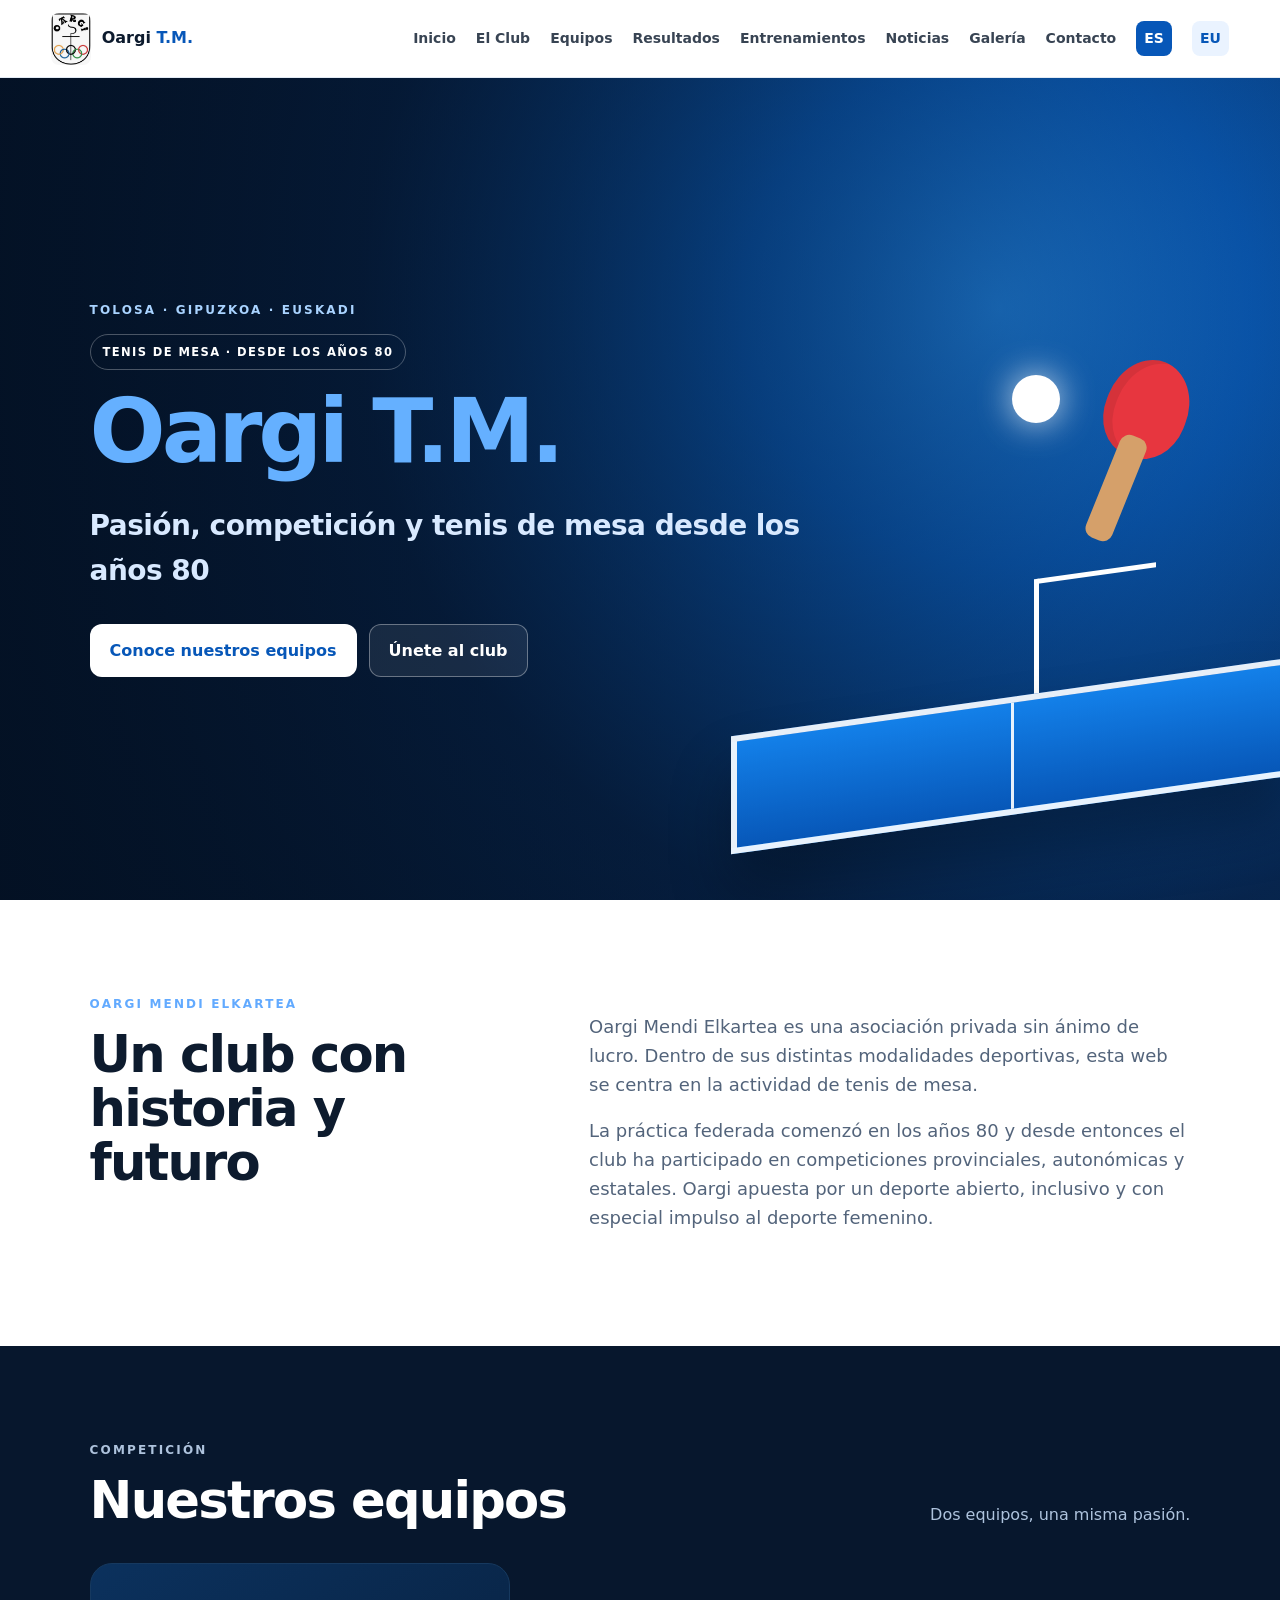
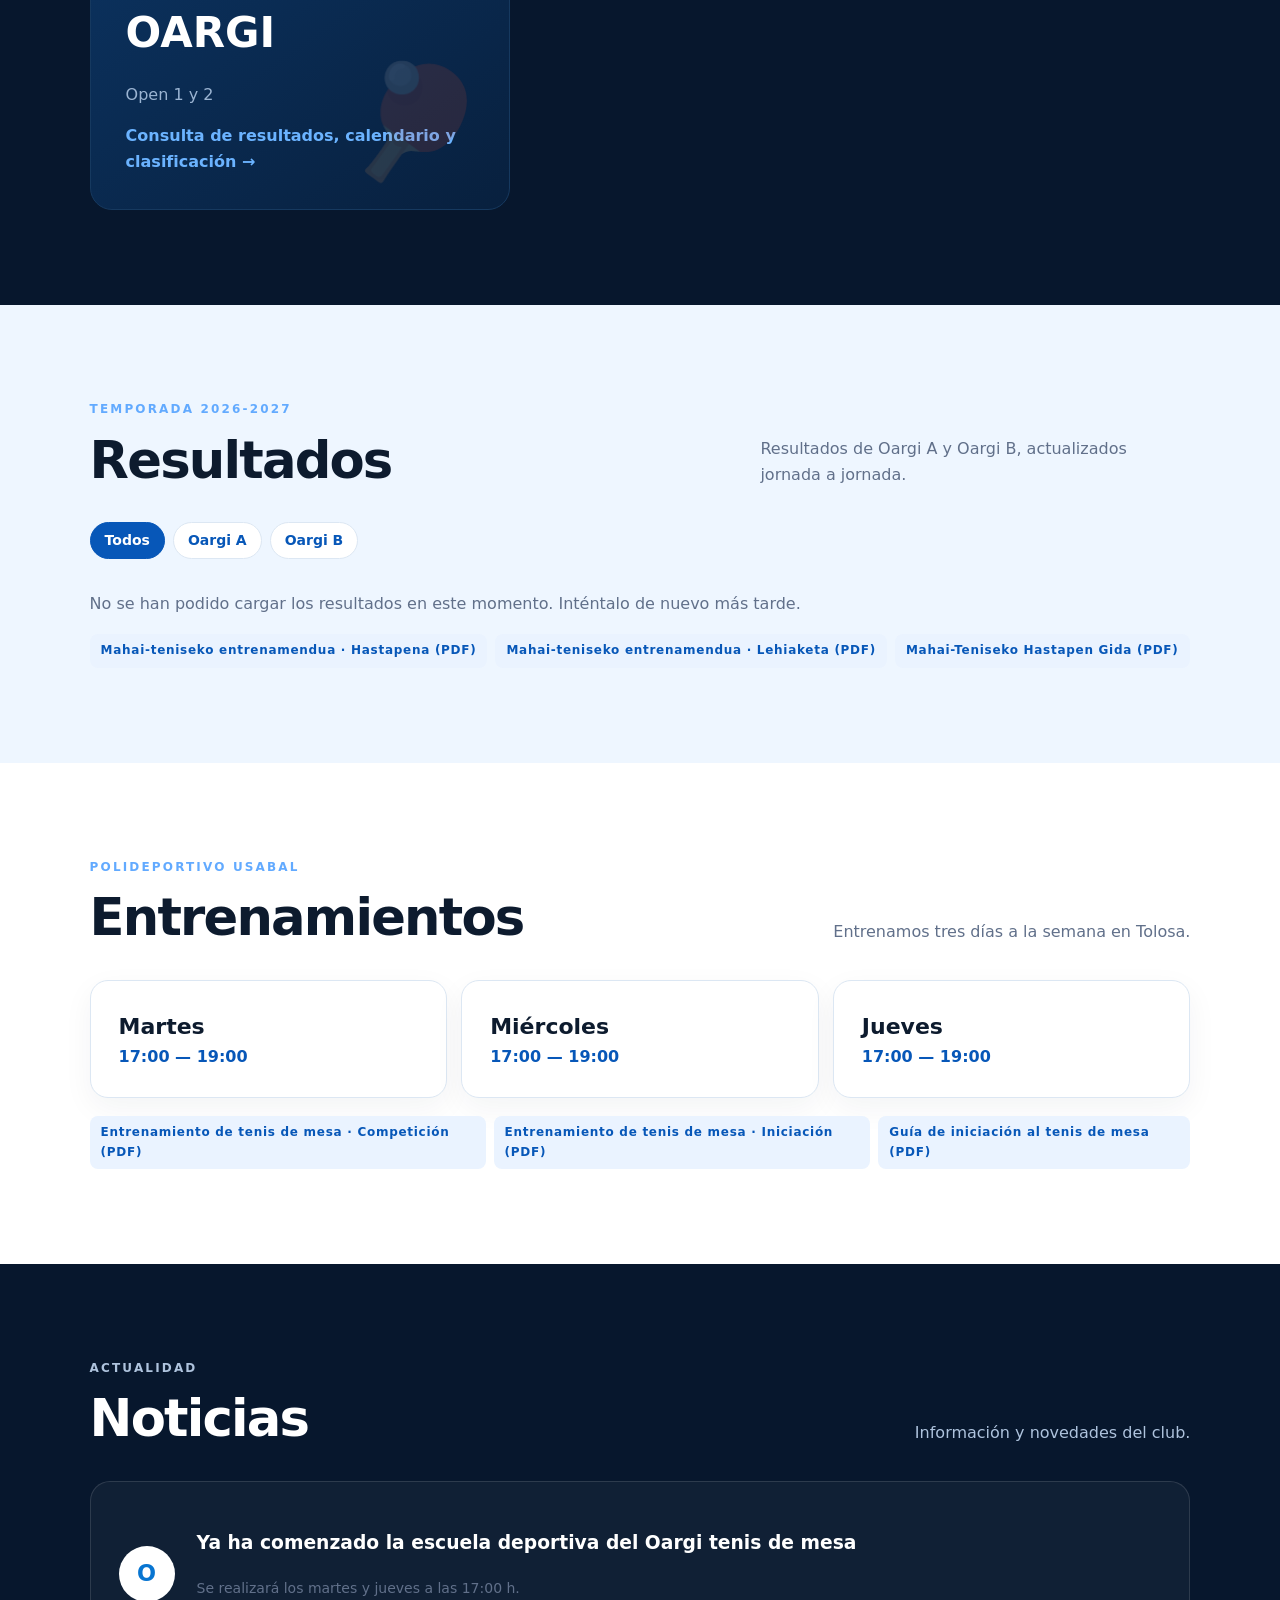
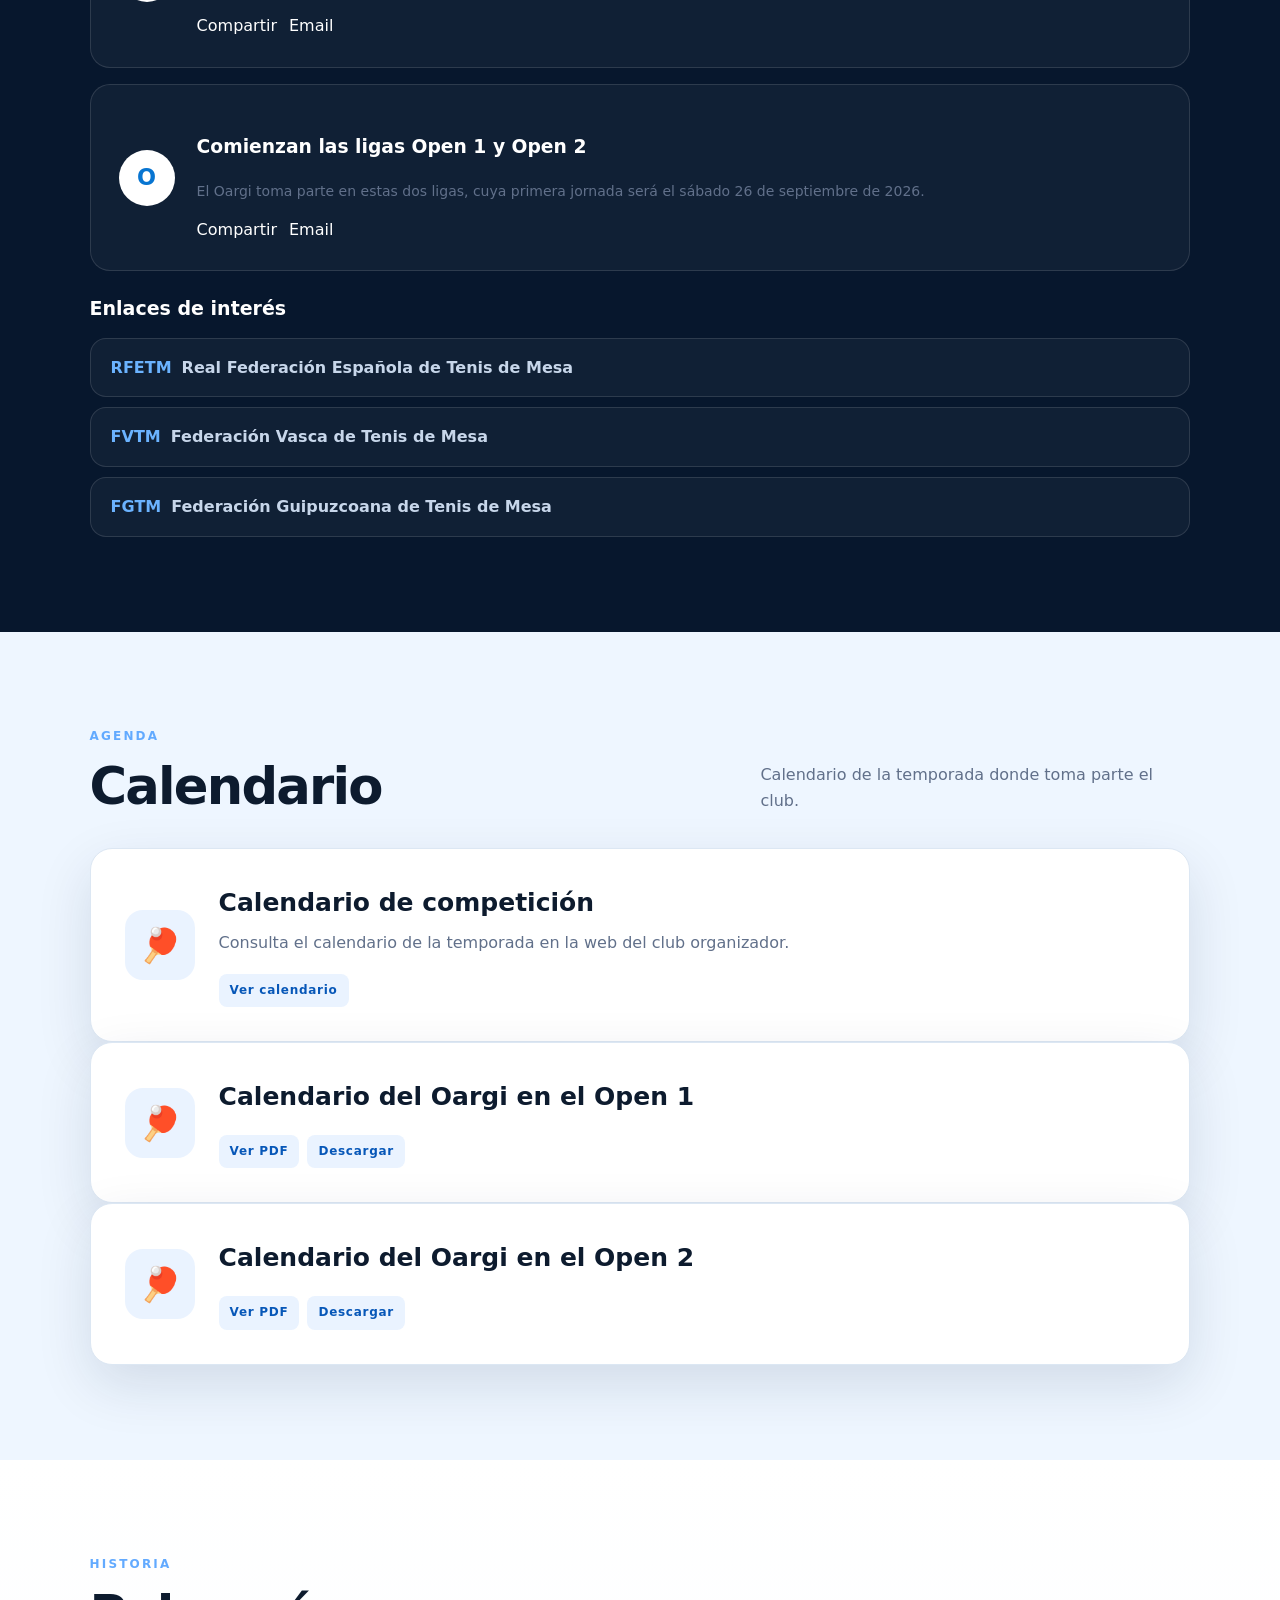
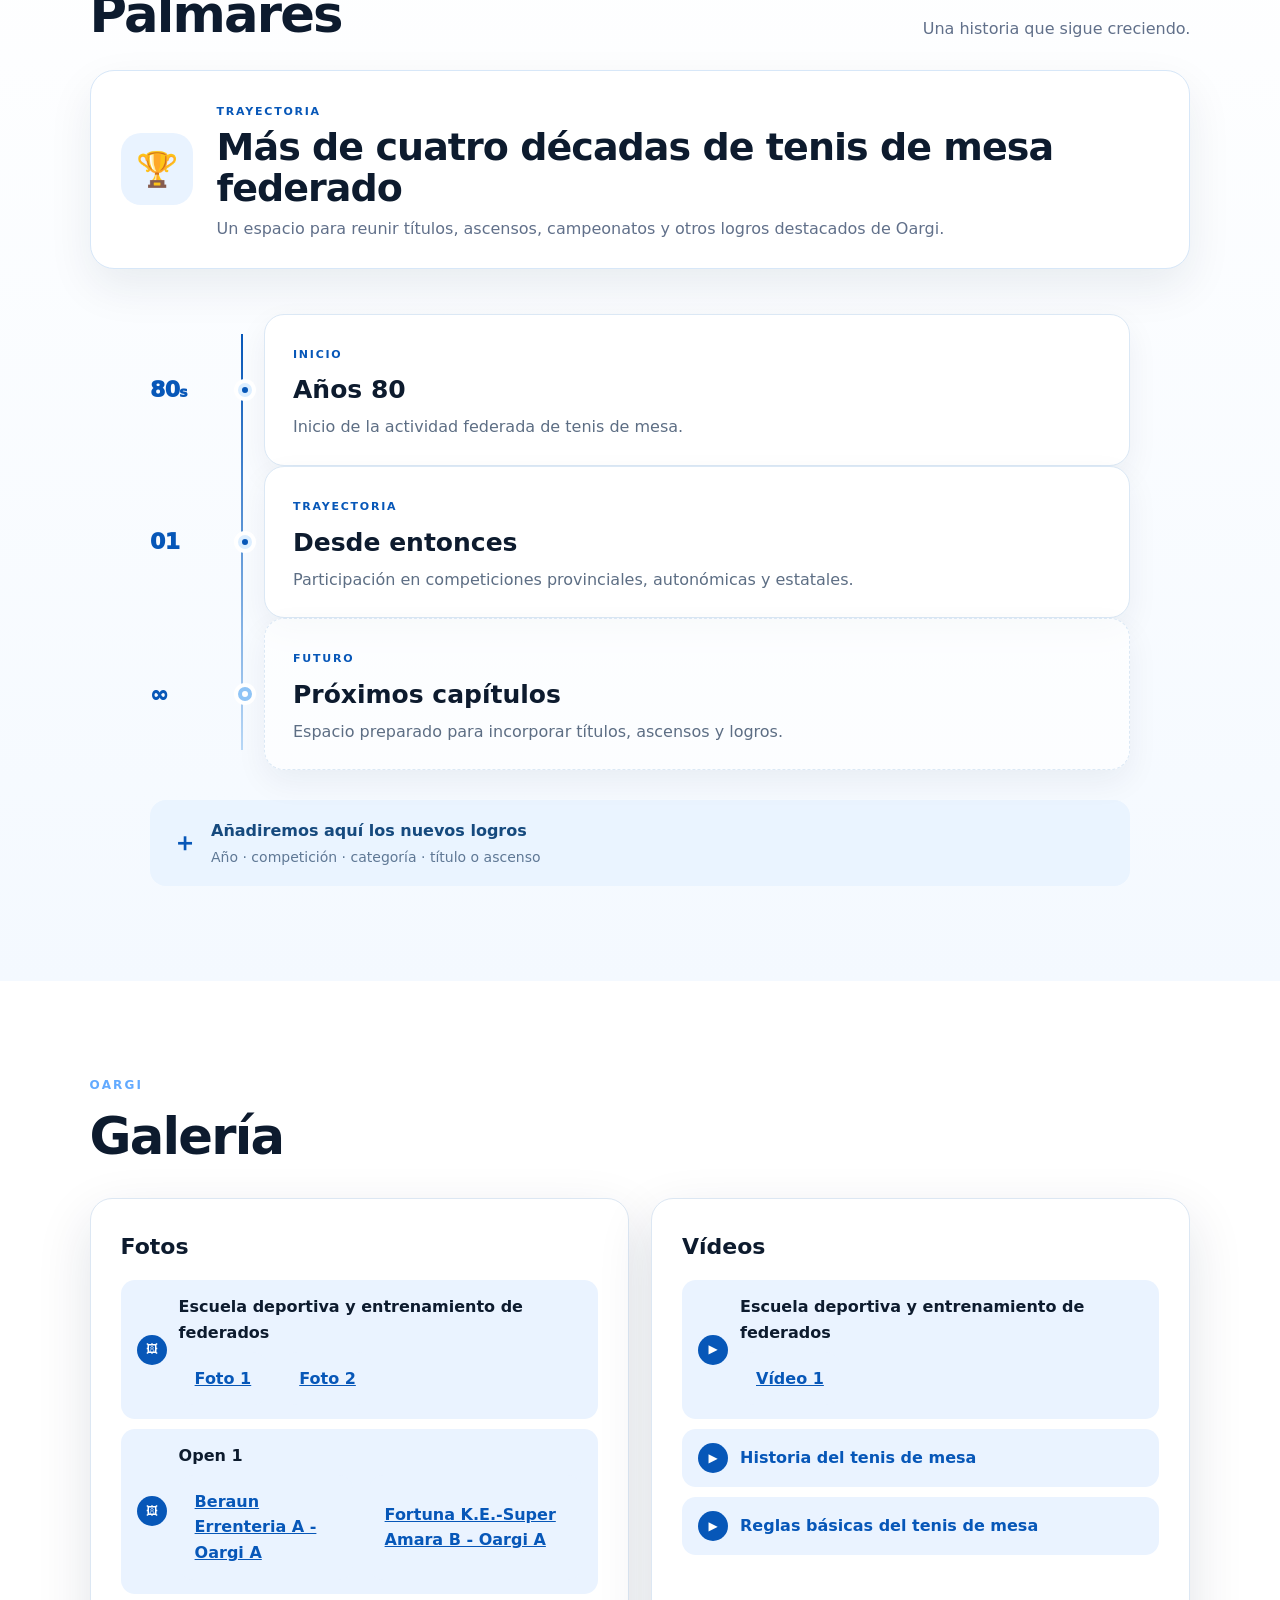
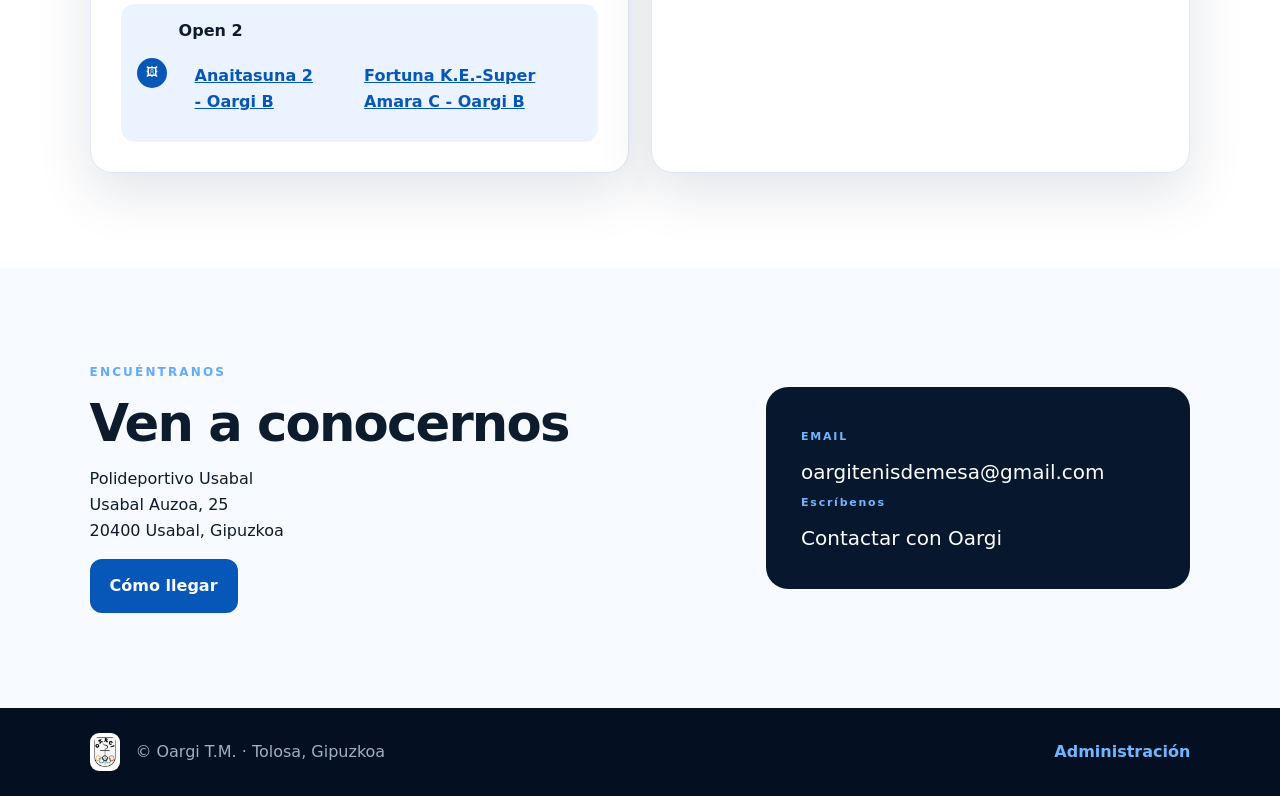
<file: index.html>
<!doctype html><html lang="es"><head><meta charset="utf-8"><meta name="viewport" content="width=device-width,initial-scale=1"><title>Oargi T.M. | Tolosa</title><meta name="description" content="Oargi T.M. · Tolosa, Gipuzkoa. Pasión, competición y tenis de mesa desde los años 80."><link rel="stylesheet" href="style.css"></head><body>
<header class="site-header"><a class="brand" href="#inicio"><img src="assets/escudo-oargi.jpg" alt="Escudo de Oargi T.M."><span>Oargi <b>T.M.</b></span></a><button class="menu-toggle" type="button" aria-expanded="false" data-i18n-attr="aria-label:menu.open">☰</button><nav><a href="#inicio" data-i18n="nav.home">Inicio</a><a href="#club" data-i18n="nav.club">El Club</a><a href="#equipos" data-i18n="nav.teams">Equipos</a><a href="#resultados" data-i18n="nav.results">Resultados</a><a href="#entrenamientos" data-i18n="nav.training">Entrenamientos</a><a href="#noticias" data-i18n="nav.news">Noticias</a><a href="#galeria" data-i18n="nav.gallery">Galería</a><a href="#contacto" data-i18n="nav.contact">Contacto</a><button class="lang" data-lang="es">ES</button><button class="lang" data-lang="eu">EU</button></nav></header>
<main>
<section id="inicio" class="hero"><div class="hero-content"><p class="eyebrow" data-i18n="eyebrow">TOLOSA · GIPUZKOA · EUSKADI</p><div class="hero-badge" data-i18n="hero.badge">TENIS DE MESA · DESDE LOS AÑOS 80</div><h1><span data-i18n="hero.siteTitle">Oargi T.M.</span></h1><p class="hero-subtitle" data-i18n="hero.text">Pasión, competición y tenis de mesa desde los años 80</p><div class="actions"><a class="btn primary" href="#equipos" data-i18n="hero.cta">Conoce nuestros equipos</a><a class="btn ghost" href="mailto:oargitenisdemesa@gmail.com" data-i18n="join">Únete al club</a></div></div><div class="hero-art" aria-hidden="true"><div class="ball"></div><div class="paddle"></div><div class="handle"></div><div class="net"></div><div class="table"><div class="table-line"></div></div></div></section>
<section id="club" class="section intro"><div><p class="eyebrow" data-i18n="club.kicker">OARGI MENDI ELKARTEA</p><h2 data-i18n="club.title">Un club con historia y futuro</h2></div><div class="copy"><p data-i18n="club.p1">Oargi Mendi Elkartea es una asociación privada sin ánimo de lucro. Dentro de sus distintas modalidades deportivas, esta web se centra en la actividad de tenis de mesa.</p><p data-i18n="club.p2">La práctica federada comenzó en los años 80 y desde entonces el club ha participado en competiciones provinciales, autonómicas y estatales. Oargi apuesta por un deporte abierto, inclusivo y con especial impulso al deporte femenino.</p></div></section>
<section id="equipos" class="section dark"><div class="section-head"><div><p class="eyebrow" data-i18n="teams.kicker">COMPETICIÓN</p><h2 data-i18n="teams.title">Nuestros equipos</h2></div><p data-i18n="teams.sub">Dos equipos, una misma pasión.</p></div><div class="cards"><article class="team-card"><h3>OARGI</h3><p data-i18n="team.opens">Open 1 y 2</p><a href="https://www.opptimiza.com/open123/" target="_blank" rel="noopener" data-i18n="team.consult">Consulta de resultados, calendario y clasificación →</a></article></div></section>
<section id="resultados" class="section light-blue"><div class="section-head"><div><p class="eyebrow" data-i18n="results.kicker">TEMPORADA 2026-2027</p><h2 data-i18n="results.title">Resultados</h2></div><p data-i18n="results.sub">Resultados de Oargi A y Oargi B, actualizados jornada a jornada.</p></div><div class="res-filters" id="res-filters"><button type="button" class="res-filter active" data-team="all" data-i18n="results.all">Todos</button><button type="button" class="res-filter" data-team="Oargi A">Oargi A</button><button type="button" class="res-filter" data-team="Oargi B">Oargi B</button></div><div class="res-summary" id="res-summary"></div><div class="res-list" id="res-list"><p class="res-msg" data-i18n="results.loading">Cargando resultados…</p></div><div class="document-buttons res-documents"><a class="document-chip" href="assets/Mahai-teniseko_entrenamendua_Hastapena.pdf" target="_blank" rel="noopener">Mahai-teniseko entrenamendua · Hastapena (PDF)</a><a class="document-chip" href="assets/Mahai-teniseko_entrenamendua_Lehiaketa.pdf" target="_blank" rel="noopener">Mahai-teniseko entrenamendua · Lehiaketa (PDF)</a><a class="document-chip" href="assets/Mahai-Teniseko_Hastapen_Gida.pdf" target="_blank" rel="noopener">Mahai-Teniseko Hastapen Gida (PDF)</a></div></section>
<section id="entrenamientos" class="section"><div class="section-head"><div><p class="eyebrow" data-i18n="training.kicker">POLIDEPORTIVO USABAL</p><h2 data-i18n="training.title">Entrenamientos</h2></div><p data-i18n="training.sub">Entrenamos tres días a la semana en Tolosa.</p></div><div class="schedule"><div><b data-i18n="day.tue">Martes</b><span data-i18n="training.time">17:00 — 19:00</span></div><div><b data-i18n="day.wed">Miércoles</b><span data-i18n="training.time">17:00 — 19:00</span></div><div><b data-i18n="day.thu">Jueves</b><span data-i18n="training.time">17:00 — 19:00</span></div></div><div class="document-buttons"><a class="document-chip" href="https://raw.githubusercontent.com/oargitenisdemesa/OARGITM/main/assets/Entrenamiento%20de%20tenis%20de%20mesa%20-%20Competici%C3%B3n.pdf" target="_blank" rel="noopener">Entrenamiento de tenis de mesa · Competición (PDF)</a><a class="document-chip" href="https://raw.githubusercontent.com/oargitenisdemesa/OARGITM/main/assets/Entrenamiento%20de%20tenis%20de%20mesa%20-%20Iniciaci%C3%B3n.pdf" target="_blank" rel="noopener">Entrenamiento de tenis de mesa · Iniciación (PDF)</a><a class="document-chip" href="assets/Guia_Iniciacion_Tenis_de_Mesa.pdf" target="_blank" rel="noopener">Guía de iniciación al tenis de mesa (PDF)</a></div></section>
<section id="noticias" class="section dark"><div class="section-head"><div><p class="eyebrow" data-i18n="news.kicker">ACTUALIDAD</p><h2 data-i18n="news.title">Noticias</h2></div><p data-i18n="news.sub">Información y novedades del club.</p></div><div class="news-list"><article class="news-placeholder"><div class="news-icon">O</div><div><h3 data-i18n="news.item1Title">Ya ha comenzado la escuela deportiva del Oargi tenis de mesa</h3><p class="small" data-i18n="news.item1Text">Se realizará los martes y jueves a las 17:00 h.</p><div class="share-row"><span data-i18n="news.share">Compartir</span><a href="mailto:?subject=Escuela%20deportiva%20Oargi%20Tenis%20de%20Mesa&body=Ya%20ha%20comenzado%20la%20escuela%20deportiva%20del%20Oargi%20tenis%20de%20mesa.%20Se%20realizar%C3%A1%20los%20martes%20y%20jueves%20a%20las%2017%3A00%20h." data-i18n="news.email">Email</a></div></div></article><article class="news-placeholder"><div class="news-icon">O</div><div><h3 data-i18n="news.item2Title">Comienzan las ligas Open 1 y Open 2</h3><p class="small" data-i18n="news.item2Text">El Oargi toma parte en estas dos ligas, cuya primera jornada será el sábado 26 de septiembre de 2026.</p><div class="share-row"><span data-i18n="news.share">Compartir</span><a href="mailto:?subject=Ligas%20Open%201%20y%20Open%202%20-%20Oargi&body=Comienzan%20las%20ligas%20Open%201%20y%20Open%202.%20El%20Oargi%20toma%20parte%20en%20estas%20dos%20ligas%2C%20cuya%20primera%20jornada%20ser%C3%A1%20el%20s%C3%A1bado%2026%20de%20septiembre%20de%202026." data-i18n="news.email">Email</a></div></div></article></div><div class="news-links"><h3 data-i18n="news.linksTitle">Enlaces de interés</h3><ul class="news-link-list"><li><a href="https://www.rfetm.es/" target="_blank" rel="noopener"><strong>RFETM</strong><span data-i18n="news.rfetm">Real Federación Española de Tenis de Mesa</span></a></li><li><a href="https://mahaitenis.com/es/" target="_blank" rel="noopener"><strong data-i18n="news.fvtmAbbr">FVTM</strong><span data-i18n="news.fvtm">Federación Vasca de Tenis de Mesa</span></a></li><li><a href="https://gipuzkoamt.com/es/" target="_blank" rel="noopener"><strong data-i18n="news.fgtmAbbr">FGTM</strong><span data-i18n="news.fgtm">Federación Guipuzcoana de Tenis de Mesa</span></a></li></ul></div></section>
<section id="calendario" class="section light-blue"><div class="section-head"><div><p class="eyebrow" data-i18n="calendar.kicker">AGENDA</p><h2 data-i18n="calendar.title">Calendario</h2></div><p data-i18n="calendar.sub">Calendario de la temporada donde toma parte el club.</p></div><div class="calendar-documents"><div class="calendar-document"><div class="calendar-icon">🏓</div><div><h3 data-i18n="calendar.docTitle">Calendario de competición</h3><p data-i18n="calendar.docText">Consulta el calendario de la temporada en la web del club organizador.</p><div class="document-buttons"><a class="document-chip" href="https://ctdsoniaetxazarreta.com/actividades/calendario-de-la-temporada-26-27-del-open-de-clubes-ctd-sonia-etxazarreta/" target="_blank" rel="noopener" data-i18n="calendar.viewCalendar">Ver calendario</a></div></div></div><div class="calendar-document"><div class="calendar-icon">🏓</div><div><h3 data-i18n="calendar.open1Title">Calendario del Oargi en el Open 1</h3><div class="document-buttons"><a class="document-chip" href="assets/Calendario_Open1.pdf" target="_blank" rel="noopener" data-i18n="calendar.view">Ver PDF</a><a class="document-chip" href="assets/Calendario_Open1.pdf" download data-i18n="calendar.download">Descargar</a></div></div></div><div class="calendar-document"><div class="calendar-icon">🏓</div><div><h3 data-i18n="calendar.open2Title">Calendario del Oargi en el Open 2</h3><div class="document-buttons"><a class="document-chip" href="assets/Calendario_Open2.pdf" target="_blank" rel="noopener" data-i18n="calendar.view">Ver PDF</a><a class="document-chip" href="assets/Calendario_Open2.pdf" download data-i18n="calendar.download">Descargar</a></div></div></div></div></section>
<section id="palmares" class="section palmares-section"><div class="section-head"><div><p class="eyebrow" data-i18n="palmares.kicker">HISTORIA</p><h2 data-i18n="palmares.title">Palmarés</h2></div><p data-i18n="palmares.sub">Una historia que sigue creciendo.</p></div><div class="palmares-intro"><div class="trophy-mark">🏆</div><div><span class="palmares-label" data-i18n="palmares.highlightLabel">TRAYECTORIA</span><h3 data-i18n="palmares.highlight">Más de cuatro décadas de tenis de mesa federado</h3><p data-i18n="palmares.highlightText">Un espacio para reunir títulos, ascensos, campeonatos y otros logros destacados de Oargi.</p></div></div><div class="palmares-timeline"><article class="palmares-item"><div class="palmares-year">80<span>s</span></div><div class="palmares-dot"></div><div class="palmares-card"><span class="palmares-tag" data-i18n="palmares.startTag">INICIO</span><h3 data-i18n="palmares.startTitle">Años 80</h3><p data-i18n="palmares.start">Inicio de la actividad federada de tenis de mesa.</p></div></article><article class="palmares-item"><div class="palmares-year">01</div><div class="palmares-dot"></div><div class="palmares-card"><span class="palmares-tag" data-i18n="palmares.thenTag">TRAYECTORIA</span><h3 data-i18n="palmares.thenTitle">Desde entonces</h3><p data-i18n="palmares.then">Participación en competiciones provinciales, autonómicas y estatales.</p></div></article><article class="palmares-item future"><div class="palmares-year">∞</div><div class="palmares-dot"></div><div class="palmares-card"><span class="palmares-tag" data-i18n="palmares.nextTag">FUTURO</span><h3 data-i18n="palmares.nextTitle">Próximos capítulos</h3><p data-i18n="palmares.next">Espacio preparado para incorporar títulos, ascensos y logros.</p></div></article></div><div class="palmares-note"><span>＋</span><div><strong data-i18n="palmares.addTitle">Añadiremos aquí los nuevos logros</strong><p data-i18n="palmares.addText">Año · competición · categoría · título o ascenso</p></div></div></section>
<section id="galeria" class="section"><div class="section-head"><div><p class="eyebrow" data-i18n="gallery.kicker">OARGI</p><h2 data-i18n="gallery.title">Galería</h2></div></div><div class="media-groups"><div class="media-group"><h3 data-i18n="gallery.photosTitle">Fotos</h3><ul class="media-list" id="gallery-photos"><li class="media-item multi"><span class="media-icon">🖼</span><div class="media-item-body"><span class="media-item-label" data-i18n="gallery.photo1">Escuela deportiva y entrenamiento de federados</span><div class="media-sublinks"><a href="https://photos.app.goo.gl/3vZ9cSZ2Yg728YV78" target="_blank" rel="noopener" data-i18n="gallery.photoLink1">Foto 1</a><a href="https://photos.app.goo.gl/wz3yFsKGdh816wqz8" target="_blank" rel="noopener" data-i18n="gallery.photoLink2">Foto 2</a></div></div></li><li class="media-item multi"><span class="media-icon">🖼</span><div class="media-item-body"><span class="media-item-label" data-i18n="gallery.photo2">Open 1</span><div class="media-sublinks"><a href="https://photos.app.goo.gl/33P4ArW2QJMwfPoX6" target="_blank" rel="noopener" data-i18n="gallery.photoLink3">Beraun Errenteria A - Oargi A</a><a href="https://photos.app.goo.gl/MbavF3nkMz3ARPer9" target="_blank" rel="noopener" data-i18n="gallery.photoLink4">Fortuna K.E.-Super Amara B - Oargi A</a></div></div></li><li class="media-item multi"><span class="media-icon">🖼</span><div class="media-item-body"><span class="media-item-label" data-i18n="gallery.photo3">Open 2</span><div class="media-sublinks"><a href="https://photos.app.goo.gl/gnB51Nj4HdbNrCWR7" target="_blank" rel="noopener" data-i18n="gallery.photoLink5">Anaitasuna 2 - Oargi B</a><a href="https://photos.app.goo.gl/KTTgeMjEGvsCKrX37" target="_blank" rel="noopener" data-i18n="gallery.photoLink6">Fortuna K.E.-Super Amara C - Oargi B</a></div></div></li></ul></div><div class="media-group"><h3 data-i18n="gallery.videosTitle">Vídeos</h3><ul class="media-list" id="gallery-videos"><li class="media-item multi"><span class="media-icon">▶</span><div class="media-item-body"><span class="media-item-label" data-i18n="gallery.photo1">Escuela deportiva y entrenamiento de federados</span><div class="media-sublinks"><a href="https://photos.app.goo.gl/bQ9QLhspyBxU9Pi76" target="_blank" rel="noopener" data-i18n="gallery.videoLink1">Vídeo 1</a></div></div></li><li class="media-item"><a href="https://youtu.be/wykFTYGMK1E?is=o8NmAEXdJha2Zave" target="_blank" rel="noopener"><span class="media-icon">▶</span><span data-i18n="gallery.video1">Historia del tenis de mesa</span></a></li><li class="media-item"><a href="https://youtu.be/uAcTaNooll0?is=mamRtFmjZJnQ7Bkx" target="_blank" rel="noopener"><span class="media-icon">▶</span><span data-i18n="gallery.video2">Reglas básicas del tenis de mesa</span></a></li></ul></div></div></section>
<section id="contacto" class="section contact"><div><p class="eyebrow" data-i18n="contact.kicker">ENCUÉNTRANOS</p><h2 data-i18n="contact.title">Ven a conocernos</h2><p data-i18n="contact.address">Polideportivo Usabal<br>Usabal Auzoa, 25<br>20400 Usabal, Gipuzkoa</p><a class="btn blue" href="https://www.google.com/maps/search/?api=1&query=Polideportivo+Usabal%2C+Usabal+Auzoa%2C+25%2C+20400+Usabal%2C+Gipuzkoa" target="_blank" rel="noopener" data-i18n="directions">Cómo llegar</a></div><div class="contact-card"><span data-i18n="email">EMAIL</span><a href="mailto:oargitenisdemesa@gmail.com">oargitenisdemesa@gmail.com</a><span data-i18n="contact.mail">Escríbenos</span><a href="mailto:oargitenisdemesa@gmail.com" data-i18n="contact.cta">Contactar con Oargi</a></div></section>
</main><footer><img src="assets/escudo-oargi.jpg" alt=""><span data-i18n="footer">© Oargi Tenis de Mesa · Tolosa, Gipuzkoa</span><a href="admin.html" data-i18n="footer.admin">Administración</a></footer><script src="script.js?v=3"></script></body></html>
</file>
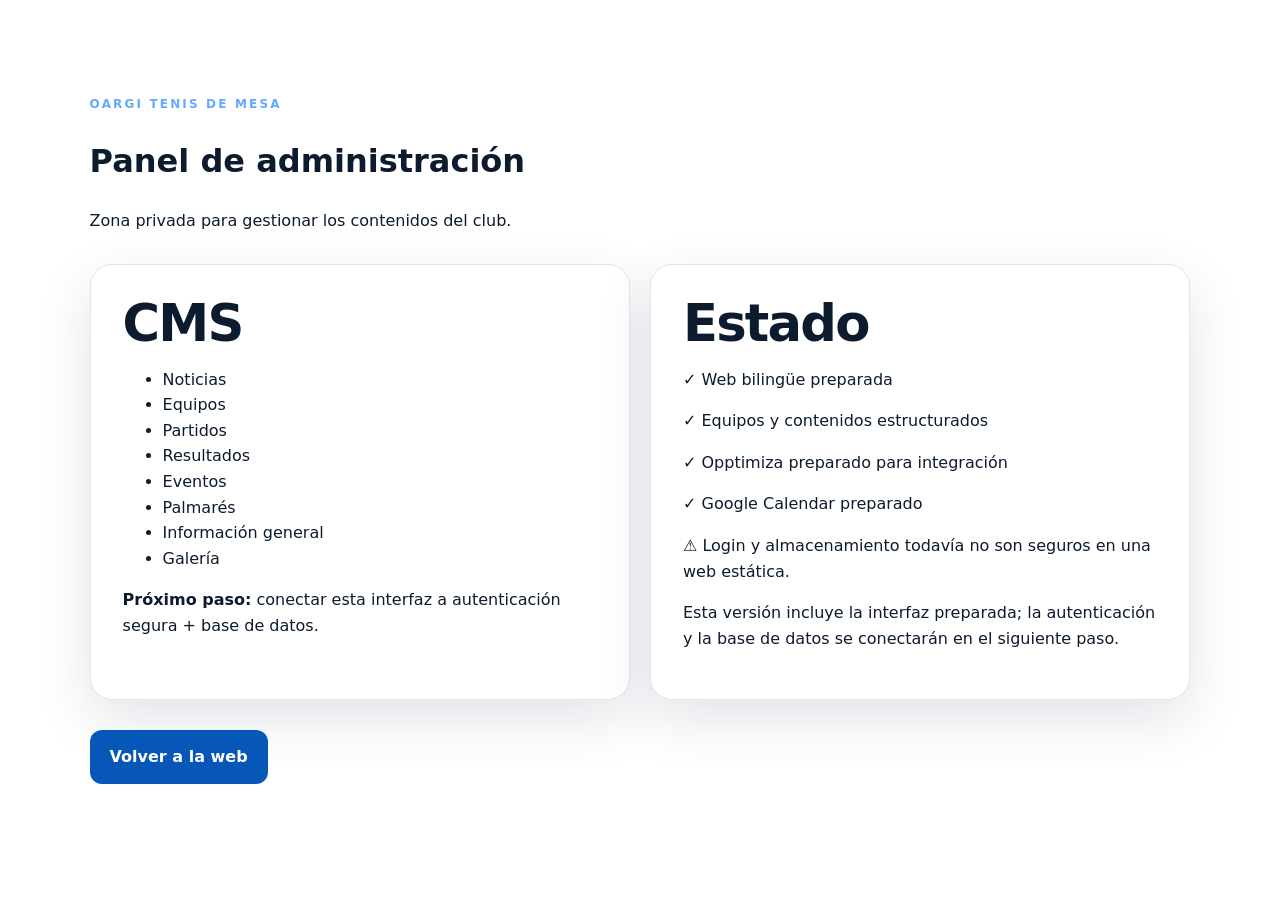
<file: admin.html>
<!doctype html><html lang="es"><head><meta charset="utf-8"><meta name="viewport" content="width=device-width,initial-scale=1"><title>Oargi · Administración</title><link rel="stylesheet" href="style.css"></head><body class="admin"><main class="section"><p class="eyebrow">OARGI TENIS DE MESA</p><h1 data-i18n="admin.title">Panel de administración</h1><p data-i18n="admin.intro">Zona privada para gestionar los contenidos del club.</p><div class="admin-grid"><div class="live-box"><h2>CMS</h2><ul><li data-i18n="admin.news">Noticias</li><li data-i18n="admin.teams">Equipos</li><li data-i18n="admin.matches">Partidos</li><li data-i18n="admin.results">Resultados</li><li data-i18n="admin.events">Eventos</li><li data-i18n="admin.palmares">Palmarés</li><li data-i18n="admin.general">Información general</li><li data-i18n="admin.gallery">Galería</li></ul><p><b>Próximo paso:</b> conectar esta interfaz a autenticación segura + base de datos.</p></div><div class="live-box"><h2>Estado</h2><p>✓ Web bilingüe preparada</p><p>✓ Equipos y contenidos estructurados</p><p>✓ Opptimiza preparado para integración</p><p>✓ Google Calendar preparado</p><p>⚠ Login y almacenamiento todavía no son seguros en una web estática.</p><p data-i18n="admin.note">Esta versión incluye la interfaz preparada; la autenticación y la base de datos se conectarán en el siguiente paso.</p></div></div><a class="btn blue" href="index.html" data-i18n="admin.back">Volver a la web</a></main><script src="script.js"></script></body></html>
</file>
<file: style.css>
:root{--blue:#0757b8;--blue2:#0a79e8;--navy:#07172d;--ink:#0d1b2e;--muted:#61708a;--pale:#eef6ff;--line:#dce7f3;--white:#fff;--shadow:0 20px 55px rgba(7,32,66,.12);--radius:22px}*{box-sizing:border-box}html{scroll-behavior:smooth}body{margin:0;font-family:Inter,ui-sans-serif,system-ui,-apple-system,BlinkMacSystemFont,"Segoe UI",sans-serif;color:var(--ink);background:#fff;line-height:1.6}a{color:inherit;text-decoration:none}button{font:inherit}.site-header{position:sticky;top:0;z-index:20;height:78px;background:rgba(255,255,255,.94);backdrop-filter:blur(16px);border-bottom:1px solid rgba(220,231,243,.8);display:flex;align-items:center;justify-content:space-between;padding:0 clamp(18px,4vw,60px)}.brand{display:flex;align-items:center;gap:11px;font-weight:800;line-height:1.05}.brand img{height:52px;width:auto;border-radius:8px}.brand b{color:var(--blue)}nav{display:flex;align-items:center;gap:20px;font-size:14px;font-weight:700}nav a{opacity:.82}nav a:hover{color:var(--blue);opacity:1}.lang{border:0;background:#eaf3ff;color:var(--blue);font-weight:800;border-radius:8px;padding:6px 8px;cursor:pointer}.lang.active{background:var(--blue);color:#fff}.menu-toggle{display:none;border:0;background:none;font-size:26px}.hero{min-height:calc(100vh - 78px);position:relative;overflow:hidden;background:radial-gradient(circle at 78% 28%,#218cf3 0,#0b65cb 22%,#082a58 55%,#06172e 100%);color:white;display:flex;align-items:center;padding:80px clamp(22px,7vw,100px)}.hero:before{content:"";position:absolute;inset:0;background:linear-gradient(90deg,rgba(3,16,34,.85),rgba(3,16,34,.2));z-index:0}.hero-content{position:relative;z-index:2;max-width:760px}.eyebrow{font-size:12px;letter-spacing:.18em;font-weight:900;text-transform:uppercase;color:#62aaff;margin:0 0 14px}.hero .eyebrow{color:#a9d3ff}.hero h1{font-size:clamp(48px,7vw,90px);line-height:.98;letter-spacing:-.045em;margin:0 0 25px}.hero h1 span{color:#65b0ff}.hero p:not(.eyebrow){font-size:clamp(17px,2vw,21px);max-width:620px;color:#d8e9ff}.actions{display:flex;gap:12px;flex-wrap:wrap;margin-top:30px}.btn{display:inline-flex;align-items:center;justify-content:center;border-radius:12px;padding:13px 19px;font-weight:850;border:1px solid transparent}.btn.primary{background:#fff;color:var(--blue)}.btn.primary:hover{transform:translateY(-1px);box-shadow:0 12px 25px rgba(0,0,0,.16)}.btn.blue{background:var(--blue);color:#fff}.btn.ghost{border-color:rgba(255,255,255,.35);color:#fff;background:rgba(255,255,255,.08)}.hero-art{position:absolute;right:-3vw;bottom:-1px;width:min(56vw,800px);height:80%;z-index:1}.table{position:absolute;right:4%;bottom:13%;width:78%;height:18%;background:linear-gradient(180deg,#1380e9,#0757b8);transform:skewY(-8deg);border:6px solid rgba(255,255,255,.9);box-shadow:0 40px 60px rgba(0,0,0,.3)}.table:after{content:"";position:absolute;left:50%;top:0;height:100%;border-left:3px solid rgba(255,255,255,.9)}.net{position:absolute;right:39%;bottom:31%;height:18%;border-left:5px solid white;transform:skewY(-8deg)}.net:after{content:"";position:absolute;left:-3px;top:0;width:120px;border-top:5px solid white}.paddle{position:absolute;right:16%;top:18%;width:120px;height:210px;transform:rotate(22deg)}.paddle:before{content:"";position:absolute;width:82px;height:100px;background:#e7363f;border-radius:50% 50% 45% 45%;left:0;top:0;box-shadow:inset 10px 0 rgba(0,0,0,.08)}.paddle:after{content:"";position:absolute;width:28px;height:110px;background:#d5a06a;left:28px;top:80px;border-radius:10px}.ball{position:absolute;right:36%;top:20%;width:48px;height:48px;border-radius:50%;background:#fff;box-shadow:0 0 35px rgba(255,255,255,.8)}.section{padding:95px clamp(22px,7vw,100px)}.section.dark{background:var(--navy);color:white}.section.light-blue{background:var(--pale)}.intro{display:grid;grid-template-columns:1fr 1.4fr;gap:70px}.section h2{font-size:clamp(34px,4vw,54px);line-height:1.05;letter-spacing:-.035em;margin:0}.copy{font-size:18px;color:#53647b;max-width:780px}.dark .eyebrow{color:#63afff}.dark .section-head p,.dark .copy{color:#aec3dd}.section-head{display:flex;align-items:end;justify-content:space-between;gap:30px;margin-bottom:35px}.section-head>p{color:var(--muted);max-width:430px;margin:0}.cards{display:grid;grid-template-columns:1fr;max-width:420px}.team-card{position:relative;overflow:hidden;min-height:230px;padding:35px;border:1px solid #16395f;border-radius:var(--radius);background:linear-gradient(145deg,#0b315d,#08203e)}.team-card:after{content:"🏓";position:absolute;right:25px;bottom:0;font-size:110px;opacity:.13}.team-card h3{font-size:42px;margin:0}.team-card p{color:#9bb4d2}.team-card a{color:#6bb3ff;font-weight:800}.schedule{display:grid;grid-template-columns:repeat(3,1fr);gap:14px}.schedule div{padding:28px;border:1px solid var(--line);border-radius:18px;background:#fff;box-shadow:0 10px 30px rgba(7,32,66,.05)}.schedule b{display:block;font-size:22px}.schedule span{color:var(--blue);font-weight:850}.live-box{background:#fff;border:1px solid var(--line);border-radius:var(--radius);padding:32px;box-shadow:var(--shadow)}.results-placeholder{display:grid;grid-template-columns:repeat(2,1fr);gap:16px}.results-placeholder div{padding:24px;border:1px solid var(--line);border-radius:18px;display:flex;justify-content:space-between;gap:20px}.results-placeholder span,.small{color:var(--muted);font-size:14px}.calendar-placeholder{min-height:280px;border:1px dashed #55708f;border-radius:20px;display:grid;place-items:center;text-align:center;padding:30px;color:#9fb3cb}.timeline{display:grid;gap:14px}.timeline div{display:grid;grid-template-columns:180px 1fr;gap:20px;padding:22px 0;border-bottom:1px solid var(--line)}.media-groups{display:grid;grid-template-columns:1fr 1fr;gap:22px}.media-group{background:#fff;border:1px solid var(--line);border-radius:var(--radius);padding:30px;box-shadow:var(--shadow)}.media-group h3{margin:0 0 16px;font-size:22px}.media-empty{margin:0}.media-list{list-style:none;margin:0;padding:0;display:grid;gap:10px}.media-item a{display:flex;align-items:center;gap:12px;padding:14px 16px;border-radius:14px;background:#eaf3ff;color:var(--blue);font-weight:800;transition:background .15s,color .15s}.media-item a:hover{background:var(--blue);color:#fff}.media-icon{display:inline-flex;align-items:center;justify-content:center;width:30px;height:30px;border-radius:50%;background:var(--blue);color:#fff;font-size:12px;flex:none}.media-item a:hover .media-icon{background:#fff;color:var(--blue)}.media-item.multi{display:flex;align-items:center;gap:12px;padding:14px 16px;border-radius:14px;background:#eaf3ff}.media-item-body{display:flex;flex-direction:column;gap:6px}.media-item-label{font-weight:800;color:var(--ink)}.media-sublinks{display:flex;gap:16px}.media-sublinks a{color:var(--blue);font-weight:800;text-decoration:underline}.media-sublinks a:hover{color:#08203e}.contact{background:#f7fbff;display:grid;grid-template-columns:1.5fr 1fr;gap:40px}.contact-card{align-self:center;background:var(--navy);color:#fff;padding:35px;border-radius:var(--radius)}.contact-card span{font-size:11px;letter-spacing:.16em;color:#72b6ff;font-weight:900}.contact-card a{display:block;font-size:20px;margin-top:8px;color:#fff}footer{background:#041021;color:#9db0c7;padding:25px clamp(22px,7vw,100px);display:flex;align-items:center;gap:15px}footer img{height:38px;width:auto;padding:4px;background:#fff;border-radius:9px;flex:none}footer a{margin-left:auto;color:#6fb7ff;font-weight:700}@media(max-width:900px){nav{display:none}.menu-toggle{display:block}.site-header.nav-open nav{position:absolute;top:78px;left:0;right:0;background:white;display:flex;flex-wrap:wrap;padding:18px;box-shadow:0 20px 30px rgba(0,0,0,.08)}.hero{min-height:720px}.hero-art{opacity:.45;width:90vw}.intro,.contact{grid-template-columns:1fr}.cards,.results-placeholder{grid-template-columns:1fr}.schedule{grid-template-columns:1fr}.media-groups{grid-template-columns:1fr}.timeline div{grid-template-columns:1fr;gap:5px}}@media(max-width:520px){.hero h1{font-size:46px}.section{padding-top:70px;padding-bottom:70px}.section-head{display:block}.section-head>p{margin-top:15px}footer{flex-wrap:wrap}footer a{margin-left:0;width:100%}}

.hero-badge{display:inline-block;margin:0 0 18px;padding:8px 12px;border:1px solid rgba(255,255,255,.28);border-radius:999px;font-size:.72rem;letter-spacing:.12em;font-weight:700}.hero-content h1 em{font-style:normal;color:#7ec8ff}.news-placeholder{display:flex;gap:22px;align-items:center;padding:28px;border:1px solid rgba(255,255,255,.12);border-radius:20px;background:rgba(255,255,255,.04)}.news-list{display:grid;gap:16px}.news-icon{width:56px;height:56px;border-radius:50%;display:grid;place-items:center;background:#fff;color:#0875d1;font-weight:900;font-size:1.4rem}.share-row{display:flex;gap:12px;align-items:center;margin-top:14px}.share-row a{color:inherit}.news-links{margin-top:22px}.news-links h3{margin:0 0 14px;font-size:19px}.news-link-list{list-style:none;margin:0;padding:0;display:grid;gap:10px}.news-link-list a{display:flex;align-items:baseline;gap:10px;flex-wrap:wrap;padding:16px 20px;border-radius:16px;border:1px solid rgba(255,255,255,.12);background:rgba(255,255,255,.04);color:#c7d6ea;font-weight:600;transition:background .15s,border-color .15s}.news-link-list a:hover{background:rgba(255,255,255,.1);border-color:rgba(255,255,255,.3)}.news-link-list strong{color:#6bb3ff;font-weight:900}.admin-grid{display:grid;grid-template-columns:repeat(2,minmax(0,1fr));gap:20px;margin:30px 0}.admin-grid .live-box{height:100%}@media(max-width:760px){.admin-grid{grid-template-columns:1fr}.news-placeholder{align-items:flex-start}}
.calendar-document{display:flex;align-items:center;gap:24px;background:#fff;border:1px solid var(--line);border-radius:var(--radius);padding:34px;box-shadow:var(--shadow)}.calendar-icon{width:70px;height:70px;border-radius:18px;background:#eaf3ff;display:grid;place-items:center;font-size:34px;flex:none}.calendar-document h3{margin:0 0 7px;font-size:25px}.calendar-document p{margin:0;color:var(--muted)}.document-buttons{display:flex;gap:8px;margin-top:18px}.document-chip{display:inline-flex;padding:7px 11px;border-radius:8px;background:#eaf3ff;color:var(--blue);font-size:12px;font-weight:900;letter-spacing:.06em;text-decoration:none;cursor:pointer;transition:background .15s,color .15s}.document-chip:hover{background:var(--blue);color:#fff}@media(max-width:520px){.calendar-document{align-items:flex-start;flex-direction:column}}
.hero-subtitle{font-size:clamp(20px,2.4vw,28px)!important;font-weight:750;max-width:760px!important;color:#d8e9ff!important;letter-spacing:-.02em}

/* Palmarés mejorado */
.palmares-section{background:linear-gradient(180deg,#fff 0%,#f4f9ff 100%);overflow:hidden}.palmares-section .section-head{margin-bottom:28px}.palmares-intro{display:flex;align-items:center;gap:24px;padding:26px 30px;margin-bottom:45px;border:1px solid #d7e7f8;border-radius:24px;background:#fff;box-shadow:0 18px 45px rgba(7,32,66,.08)}.trophy-mark{width:72px;height:72px;flex:none;display:grid;place-items:center;border-radius:20px;background:#e9f3ff;font-size:34px}.palmares-label,.palmares-tag{font-size:11px;letter-spacing:.16em;font-weight:900;color:var(--blue)}.palmares-intro h3{font-size:clamp(24px,3vw,38px);line-height:1.08;margin:5px 0 7px;letter-spacing:-.025em}.palmares-intro p{margin:0;color:var(--muted)}.palmares-timeline{position:relative;max-width:980px;margin:0 auto}.palmares-timeline:before{content:"";position:absolute;left:91px;top:20px;bottom:20px;width:2px;background:linear-gradient(var(--blue),#b8d8f7)}.palmares-item{position:relative;display:grid;grid-template-columns:70px 44px 1fr;align-items:center;gap:0;min-height:150px}.palmares-year{font-size:22px;font-weight:950;color:var(--blue);text-align:left;letter-spacing:-.03em}.palmares-year span{font-size:14px}.palmares-dot{width:14px;height:14px;border-radius:50%;background:var(--blue);border:4px solid #dceeff;box-shadow:0 0 0 4px #fff;z-index:2;margin-left:18px}.palmares-card{padding:25px 28px;border:1px solid #dbe8f5;border-radius:20px;background:#fff;box-shadow:0 12px 32px rgba(7,32,66,.06);transition:transform .2s,box-shadow .2s}.palmares-card:hover{transform:translateY(-3px);box-shadow:0 18px 40px rgba(7,32,66,.11)}.palmares-card h3{margin:5px 0 4px;font-size:25px}.palmares-card p{margin:0;color:#5d6e84}.palmares-item.future .palmares-card{border-style:dashed;background:rgba(255,255,255,.65)}.palmares-item.future .palmares-dot{background:#fff;border-color:#8fc4f6}.palmares-note{display:flex;align-items:center;gap:14px;max-width:980px;margin:30px auto 0;padding:18px 22px;border-radius:16px;background:#eaf4ff;color:#164a7e}.palmares-note>span{font-size:25px;font-weight:700;color:var(--blue)}.palmares-note strong{display:block}.palmares-note p{margin:2px 0 0;color:#5f7895;font-size:14px}@media(max-width:650px){.palmares-intro{align-items:flex-start;padding:22px;gap:16px}.trophy-mark{width:58px;height:58px;font-size:28px}.palmares-timeline:before{left:23px}.palmares-item{grid-template-columns:45px 35px 1fr;min-height:140px}.palmares-year{font-size:17px}.palmares-dot{margin-left:11px}.palmares-card{padding:20px}.palmares-card h3{font-size:22px}}

/* Resultados */
.res-filters{display:flex;gap:8px;flex-wrap:wrap;margin-bottom:16px}
.res-filter{border:1px solid var(--line);background:#fff;color:var(--blue);font-weight:800;font-size:14px;border-radius:999px;padding:6px 14px;cursor:pointer}
.res-filter.active{background:var(--blue);border-color:var(--blue);color:#fff}
.res-summary{display:grid;grid-template-columns:repeat(4,1fr);gap:8px;margin-bottom:16px;max-width:640px}
.res-summary div{background:#fff;border:1px solid var(--line);border-radius:12px;padding:8px 10px;text-align:center}
.res-summary b{display:block;font-size:20px;line-height:1.1;color:var(--blue)}
.res-summary span{font-size:12px;color:var(--muted);font-weight:700}
.res-list{display:grid;gap:8px;max-width:820px}
.res-msg{color:var(--muted);margin:0}
.res-card{display:grid;grid-template-columns:1fr 84px;grid-template-areas:"meta badge" "match match";gap:4px 12px;align-items:center;background:#fff;border:1px solid var(--line);border-left:5px solid #b8c6d8;border-radius:12px;padding:8px 14px;box-shadow:0 4px 14px rgba(7,32,66,.05)}
.res-card.res-win{border-left-color:#1e9e5a}.res-card.res-loss{border-left-color:#d64545}.res-card.res-draw{border-left-color:#e0a413}
.res-meta{grid-area:meta;display:flex;gap:8px;flex-wrap:wrap;font-size:12px;line-height:1.3;color:var(--muted)}
.res-team{font-weight:900;color:var(--blue);letter-spacing:.06em;text-transform:uppercase}
.res-match{grid-area:match;display:grid;grid-template-columns:1fr auto 1fr;align-items:center;gap:10px;font-size:14px;line-height:1.3}
.res-home{text-align:right}.res-away{text-align:left}
.res-home.won,.res-away.won{font-weight:900}
.res-score{font-size:17px;font-weight:900;background:#eaf3ff;color:var(--blue);border-radius:8px;padding:1px 10px;min-width:64px;text-align:center}
.res-badge{grid-area:badge;justify-self:end;text-align:center;font-size:10px;font-weight:900;letter-spacing:.06em;text-transform:uppercase;padding:3px 9px;border-radius:999px;background:#eef1f5;color:#61708a}
.res-win .res-badge{background:#dff5e8;color:#127a43}.res-loss .res-badge{background:#fde4e4;color:#b02a2a}.res-draw .res-badge{background:#fdf1cf;color:#8a6404}
.res-pending .res-match{color:#4a5a72}
@media(max-width:700px){.res-summary{grid-template-columns:repeat(4,1fr)}.res-summary b{font-size:18px}.res-summary span{font-size:11px}.res-card{grid-template-columns:1fr auto}.res-match{font-size:13px;gap:8px}.res-score{font-size:15px;min-width:54px;padding:1px 8px}}
</file>
